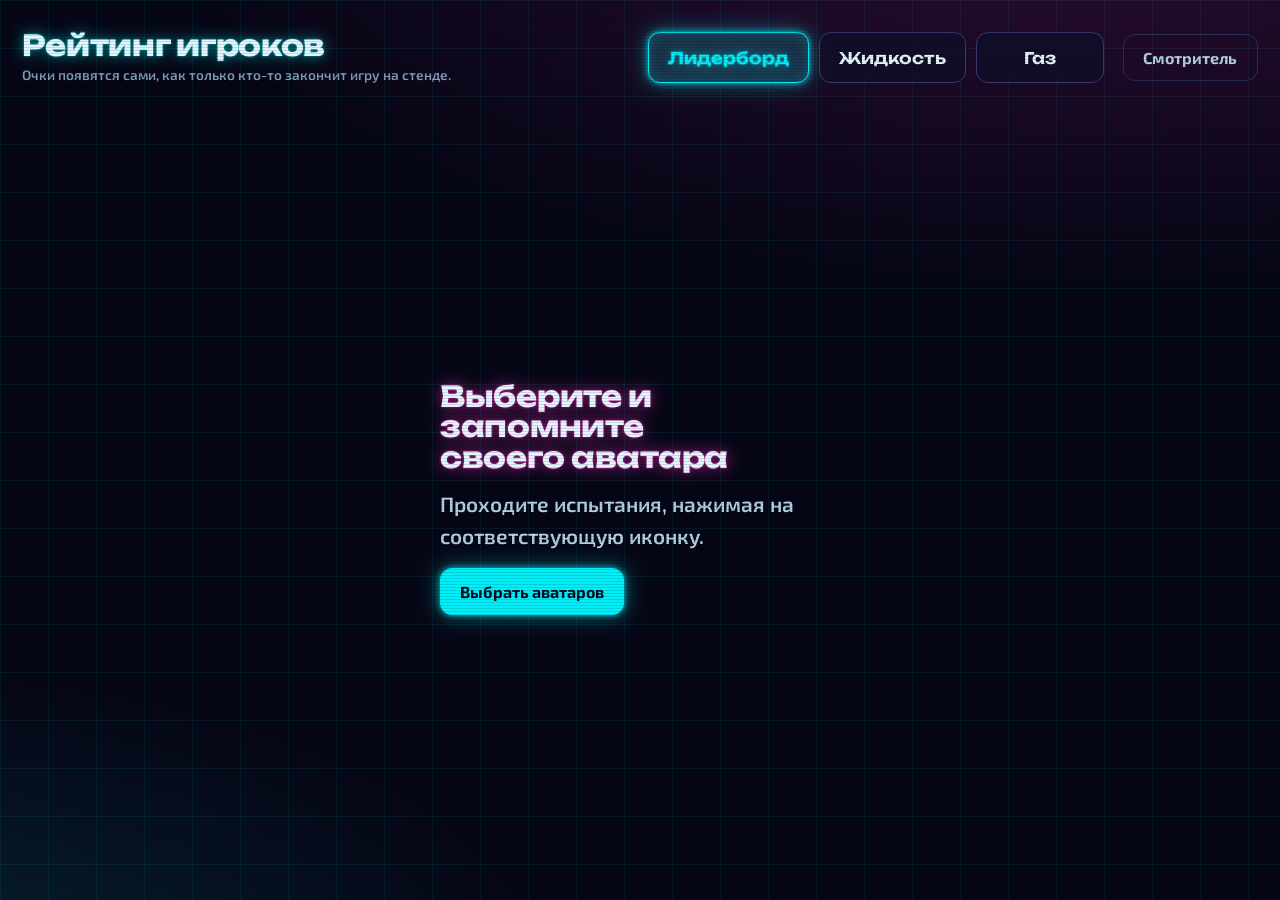
<file: index.html>
<!doctype html>
<html lang="ru">
<head>
<meta charset="utf-8">
<meta name="theme-color" content="#0b0a1a">
<meta name="viewport" content="width=device-width, initial-scale=1, viewport-fit=cover">
<meta name="description" content="Рейтинг игроков в научном музее: баллы со стендов и молекулы в жидкости и газе.">
<title>Рейтинг игроков</title>
<link rel="preconnect" href="https://fonts.googleapis.com">
<link rel="preconnect" href="https://fonts.gstatic.com" crossorigin>
<link href="https://fonts.googleapis.com/css2?family=Exo+2:wght@500;600;700;800&amp;family=Unbounded:wght@600;700&amp;display=swap" rel="stylesheet">
<link rel="stylesheet" href="css/app.css">
</head>
<body>
<noscript><p class="status">Для работы экрана нужен включённый JavaScript.</p></noscript>
<div class="app">
  <header class="bar">
    <div class="bar__title">
      <h1>Рейтинг игроков</h1>
      <p class="bar__sub" id="sub">Очки появляются сами, как только кто-то закончит игру на стенде.</p>
    </div>
    <div class="modes" role="tablist" aria-label="Что показать на экране">
      <button class="btn" role="tab" id="tab-list" aria-controls="view-list" aria-selected="true" data-mode="list">Лидерборд</button>
      <button class="btn" role="tab" id="tab-liquid" aria-controls="view-lab" aria-selected="false" tabindex="-1" data-mode="liquid">Жидкость</button>
      <button class="btn" role="tab" id="tab-gas" aria-controls="view-lab" aria-selected="false" tabindex="-1" data-mode="gas">Газ</button>
    </div>
    <button class="btn btn--quiet" id="keeper-open" type="button">Смотритель</button>
  </header>

  <main class="view" id="view-list" role="tabpanel" aria-labelledby="tab-list">
    <ul class="skeleton" id="loading" aria-label="Загружаю рейтинг"><li></li><li></li><li></li><li></li><li></li><li></li><li></li><li></li><li></li><li></li></ul>
    <ol class="ranks" id="ranks" aria-label="Места" hidden></ol>
    <div class="state" id="empty" hidden>
      <h2>Выберите и запомните своего аватара</h2>
      <p>Проходите испытания, нажимая на соответствующую иконку.</p>
      <a class="btn btn--primary" href="register.html">Выбрать аватаров</a>
    </div>
  </main>

  <main class="view" id="view-lab" role="tabpanel" hidden>
    <div class="lab">
      <div class="vessel" id="vessel"><canvas id="sim" aria-label="Молекулы группы в выбранной среде" role="img"></canvas></div>
      <aside class="note" id="note" aria-live="polite">
        <h2 id="note-title">Жидкость</h2>
        <p id="note-text"></p>
        <p id="note-text-2"></p>
        <ul class="legend" aria-label="Как баллы превращаются в связи">
          <li class="legend__head">Баллы решают, сколько связей держит молекула</li>
          <li><span class="dots" style="--n:1"><i style="--a:0deg"></i></span><span><b>1 связь</b>, как у водорода H</span></li>
          <li><span class="dots"><i style="--a:0deg"></i><i style="--a:180deg"></i></span><span><b>2 связи</b>, как у кислорода O</span></li>
          <li><span class="dots"><i style="--a:0deg"></i><i style="--a:120deg"></i><i style="--a:240deg"></i></span><span><b>3 связи</b>, как у азота N</span></li>
          <li><span class="dots"><i style="--a:0deg"></i><i style="--a:90deg"></i><i style="--a:180deg"></i><i style="--a:270deg"></i></span><span><b>4 связи</b>, как у углерода C: это четверть лидеров</span></li>
        </ul>
      </aside>
    </div>
  </main>
</div>

<p class="status" id="status" role="status" hidden></p>

<dialog class="keeper" id="keeper" aria-labelledby="keeper-title">
  <div class="keeper__head">
    <div>
      <h2 id="keeper-title">Смотритель</h2>
      <p class="keeper__hint" id="keeper-hint">Введите PIN-код</p>
    </div>
    <button class="btn btn--quiet" type="button" data-close>Закрыть</button>
  </div>
  <div id="keeper-pin">
    <div class="pin-dots" id="pin-dots" aria-hidden="true"><i></i><i></i><i></i><i></i></div>
    <div class="keypad" id="keypad">
      <button class="btn" type="button" data-k="1">1</button><button class="btn" type="button" data-k="2">2</button><button class="btn" type="button" data-k="3">3</button>
      <button class="btn" type="button" data-k="4">4</button><button class="btn" type="button" data-k="5">5</button><button class="btn" type="button" data-k="6">6</button>
      <button class="btn" type="button" data-k="7">7</button><button class="btn" type="button" data-k="8">8</button><button class="btn" type="button" data-k="9">9</button>
      <button class="btn btn--small" type="button" data-k="del" aria-label="Стереть цифру">Стереть</button><button class="btn" type="button" data-k="0">0</button><button class="btn btn--primary btn--small" type="button" data-k="ok">Войти</button>
    </div>
  </div>
  <div class="actions" id="keeper-actions" hidden>
    <button class="btn btn--danger" type="button" id="reset">Сбросить лидерборд и аватары</button>
    <a class="btn" href="register.html">Выбор аватаров для группы</a>
    <a class="btn" href="stand.html">Тестовый стенд</a>
    <button class="btn" type="button" id="fullscreen">Во весь экран</button>
    <p class="actions__info" id="backend-info"></p>
  </div>
</dialog>

<script src="sdk/museum-sdk.js"></script>
<script src="js/sim.js"></script>
<script src="js/board.js"></script>
</body>
</html>
</file>
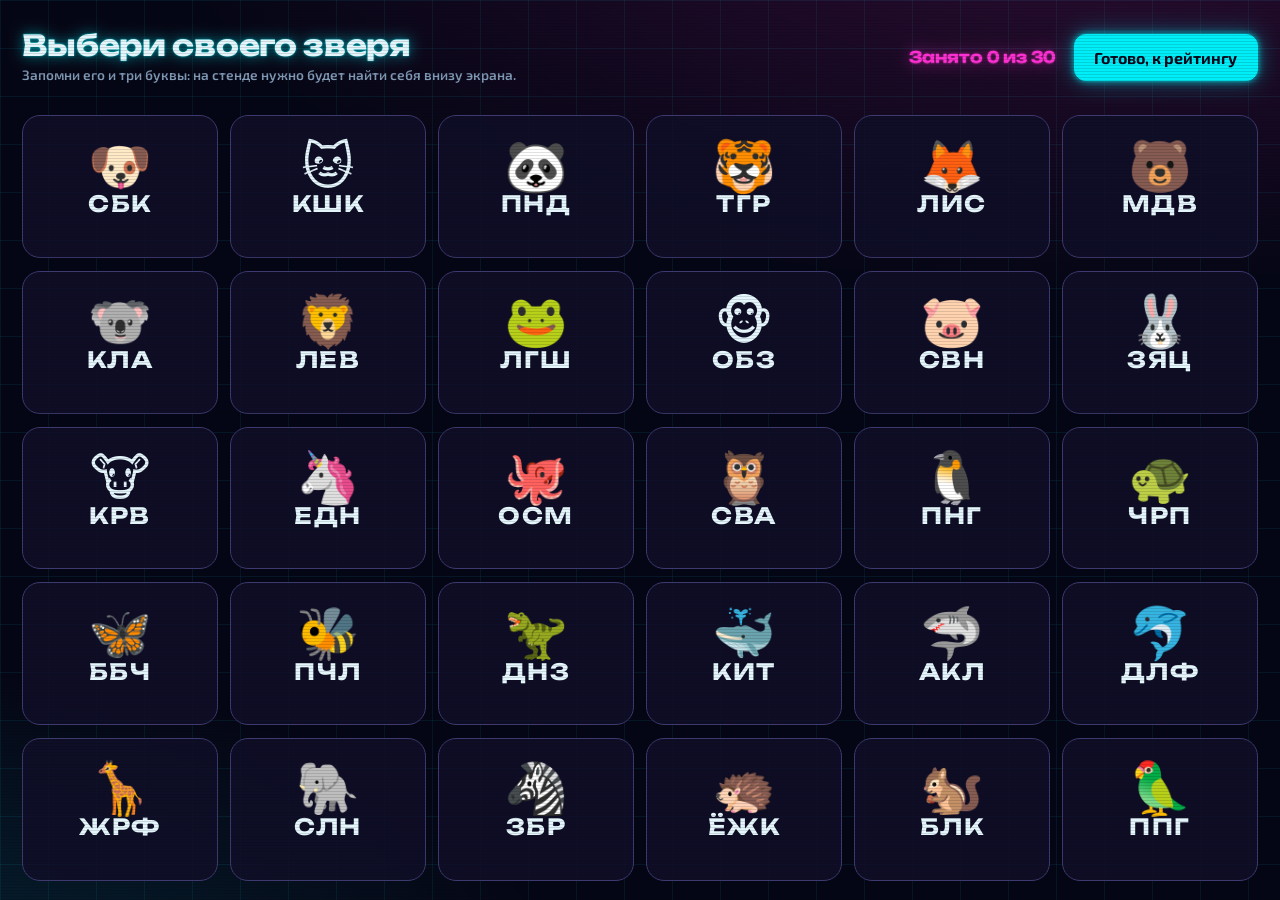
<file: register.html>
<!doctype html>
<html lang="ru">
<head>
<meta charset="utf-8">
<meta name="theme-color" content="#0b0a1a">
<meta name="viewport" content="width=device-width, initial-scale=1, viewport-fit=cover">
<meta name="description" content="Выбор аватаров для группы перед игрой в научном музее.">
<title>Выбор аватаров</title>
<link rel="preconnect" href="https://fonts.googleapis.com">
<link rel="preconnect" href="https://fonts.gstatic.com" crossorigin>
<link href="https://fonts.googleapis.com/css2?family=Exo+2:wght@500;600;700;800&amp;family=Unbounded:wght@600;700&amp;display=swap" rel="stylesheet">
<link rel="stylesheet" href="css/app.css">
</head>
<body>
<noscript><p class="status">Для работы экрана нужен включённый JavaScript.</p></noscript>
<div class="app">
  <header class="bar">
    <div class="bar__title">
      <h1>Выбери своего зверя</h1>
      <p class="bar__sub">Запомни его и три буквы: на стенде нужно будет найти себя внизу экрана.</p>
    </div>
    <p class="count" id="count" aria-live="polite">Занято 0 из 30</p>
    <a class="btn btn--primary" href="index.html">Готово, к рейтингу</a>
  </header>
  <main class="view">
    <ul class="zoo" id="zoo" aria-label="Аватары"></ul>
  </main>
</div>
<p class="status" id="status" role="status" hidden></p>
<script src="sdk/museum-sdk.js"></script>
<script src="js/register.js"></script>
</body>
</html>
</file>
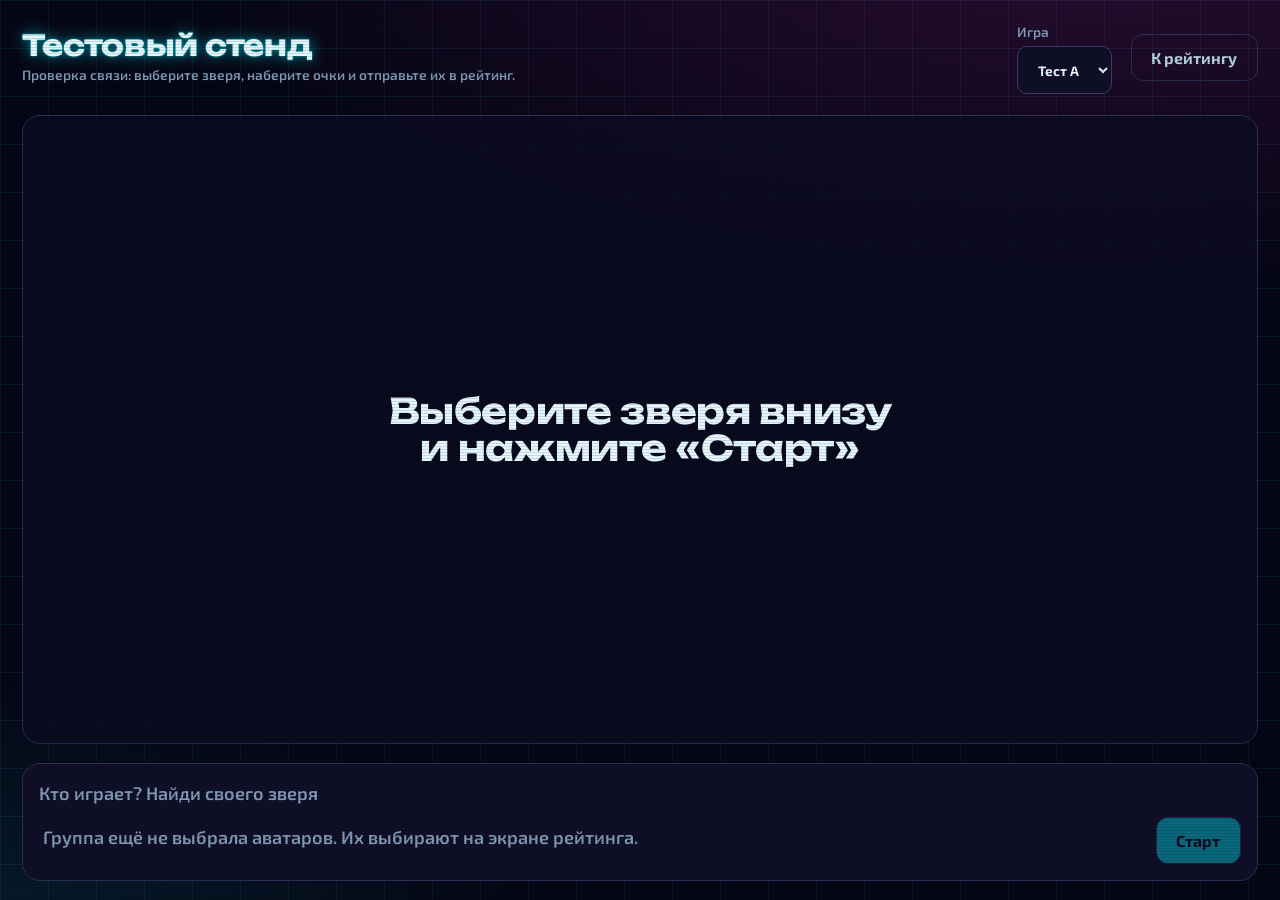
<file: stand.html>
<!doctype html>
<html lang="ru">
<head>
<meta charset="utf-8">
<meta name="theme-color" content="#0b0a1a">
<meta name="viewport" content="width=device-width, initial-scale=1, viewport-fit=cover">
<meta name="description" content="Тестовый стенд для проверки связи с рейтингом музея.">
<title>Тестовый стенд</title>
<link rel="preconnect" href="https://fonts.googleapis.com">
<link rel="preconnect" href="https://fonts.gstatic.com" crossorigin>
<link href="https://fonts.googleapis.com/css2?family=Exo+2:wght@500;600;700;800&amp;family=Unbounded:wght@600;700&amp;display=swap" rel="stylesheet">
<link rel="stylesheet" href="css/app.css">
</head>
<body>
<noscript><p class="status">Для работы экрана нужен включённый JavaScript.</p></noscript>
<div class="app">
  <header class="bar">
    <div class="bar__title">
      <h1>Тестовый стенд</h1>
      <p class="bar__sub">Проверка связи: выберите зверя, наберите очки и отправьте их в рейтинг.</p>
    </div>
    <label class="field">Игра
      <select id="game">
        <option value="test-a">Тест А</option>
        <option value="test-b">Тест Б</option>
        <option value="test-c">Тест В</option>
      </select>
    </label>
    <a class="btn btn--quiet" href="index.html">К рейтингу</a>
  </header>
  <main class="view stand">
    <section class="stand__play" id="play" aria-live="polite">
      <h2 id="play-title">Выберите зверя внизу и нажмите «Старт»</h2>
      <p class="stand__score" id="score" hidden>0</p>
      <div class="stand__row" id="gain" hidden>
        <button class="btn" type="button" data-p="10">+10</button>
        <button class="btn" type="button" data-p="50">+50</button>
        <button class="btn" type="button" data-p="100">+100</button>
        <button class="btn" type="button" data-p="rnd">Случайно</button>
      </div>
      <button class="btn btn--primary" type="button" id="finish" hidden>Закончить и отправить</button>
    </section>
    <footer class="stand__foot">
      <div id="picker"></div>
      <button class="btn btn--primary" type="button" id="start" disabled>Старт</button>
    </footer>
  </main>
</div>
<p class="status" id="status" role="status" hidden></p>
<script src="sdk/museum-sdk.js"></script>
<script src="js/stand.js"></script>
</body>
</html>
</file>
<file: css/app.css>
/* Hallmark · shape: app screen · genre: atmospheric (by request: dark, neon, cyberpunk glow) · theme: custom neon on night glass, derived from the Hum build by request
 * nav: one top bar with three neon mode tabs and a quiet keeper button · signature: the players as glowing molecules, ring colour and bond count set by score, bonding in water and colliding in gas · states: loading, empty, offline, full
 * axes: dark/techno-display/neon-tri · posture: glow on state only · contrast: pass · v2.0.0 */
/* waive 39b: avatar tiles are kiosk touch targets for children, sized to the grid on purpose
 * answered F4: the three mode tabs are tabs, not primary actions; one cyan primary per screen
 * answered F6: .state, .status carry no figures */
/* Hallmark · pre-emit critique: P4 H4 E4 S5 R4 V4 · weakest: glow can smear legibility, so text glows stay tight and only state (rank, selection, bonds) carries the strong halo */
@import url("../tokens.css");
@import url("../base.css");

:root {
  color-scheme: dark;
  /* night glass */
  --color-paper: oklch(13% 0.035 278);
  --color-paper-2: oklch(17% 0.045 280);
  --color-paper-3: oklch(21% 0.05 282);
  --color-card: oklch(18.5% 0.05 282);
  --color-ink: oklch(96% 0.02 220);
  --color-ink-2: oklch(84% 0.04 230);
  --color-muted: oklch(68% 0.05 250);
  --color-rule: oklch(32% 0.07 280);
  --color-edge: oklch(38% 0.09 285);
  --color-fringe: oklch(92% 0.12 200);
  /* neon */
  --neon-cyan: oklch(86% 0.15 200);
  --neon-magenta: oklch(70% 0.28 340);
  --neon-yellow: oklch(92% 0.19 105);
  --neon-lime: oklch(88% 0.22 145);
  --color-accent: var(--neon-cyan);
  --color-accent-deep: oklch(62% 0.13 205);
  --color-accent-ink: oklch(15% 0.04 278);
  --color-accent-2: var(--neon-cyan);
  --color-accent-3: var(--neon-magenta);
  --color-mint: var(--neon-lime);
  --color-focus: var(--neon-yellow);
  --color-error: oklch(72% 0.22 18);
  --color-water: oklch(30% 0.09 225);
  --color-water-deep: oklch(19% 0.07 245);
  --color-danger: var(--neon-magenta);
  /* valence colours: score sets the ring */
  --v1: var(--neon-cyan); --v2: var(--neon-lime); --v3: var(--neon-yellow); --v4: var(--neon-magenta);
  --glow-cyan: 0 0 6px color-mix(in oklab, var(--neon-cyan) 80%, transparent), 0 0 22px color-mix(in oklab, var(--neon-cyan) 45%, transparent);
  --glow-magenta: 0 0 6px color-mix(in oklab, var(--neon-magenta) 85%, transparent), 0 0 24px color-mix(in oklab, var(--neon-magenta) 50%, transparent);
  --glow-yellow: 0 0 6px color-mix(in oklab, var(--neon-yellow) 85%, transparent), 0 0 26px color-mix(in oklab, var(--neon-yellow) 45%, transparent);
  --glow-text-cyan: 0 0 2px color-mix(in oklab, var(--neon-cyan) 90%, transparent), 0 0 14px color-mix(in oklab, var(--neon-cyan) 60%, transparent);
  --glow-text-magenta: 0 0 2px color-mix(in oklab, var(--neon-magenta) 90%, transparent), 0 0 16px color-mix(in oklab, var(--neon-magenta) 60%, transparent);
  --glow-text-yellow: 0 0 2px color-mix(in oklab, var(--neon-yellow) 90%, transparent), 0 0 16px color-mix(in oklab, var(--neon-yellow) 55%, transparent);
  /* type */
  --font-display: "Unbounded", ui-sans-serif, system-ui, sans-serif;
  --font-body: "Exo 2", ui-sans-serif, system-ui, sans-serif;
  --display-weight: 700;
  --tracking-display: -0.01em;
  --radius-card: 18px; --radius-stock: 12px; --radius-input: 10px;
  --shadow-card: 0 18px 40px -20px oklch(5% 0.03 280 / 0.9);
  --grain: none; --fibre: none;
  --grid-line: color-mix(in oklab, var(--neon-cyan) 7%, transparent);
  --scan-line: color-mix(in oklab, oklch(5% 0.02 280) 22%, transparent);
  /* kiosk scale */
  --k-unit: clamp(16px, 0.55vw + 0.6vh, 26px);
  --k-title: calc(var(--k-unit) * 1.8);
  --k-big: calc(var(--k-unit) * 1.3);
  --k-body: calc(var(--k-unit) * 1);
  --k-small: calc(var(--k-unit) * 0.85);
  --k-bar: calc(var(--k-unit) * 5.2);
}

html { font-size: var(--k-body); background: var(--color-paper); }
body {
  position: relative;
  min-height: 100dvh;
  background:
    radial-gradient(120% 70% at 85% -10%, color-mix(in oklab, var(--neon-magenta) 16%, transparent), transparent 60%),
    radial-gradient(90% 60% at -10% 110%, color-mix(in oklab, var(--neon-cyan) 13%, transparent), transparent 60%),
    linear-gradient(var(--grid-line) 1px, transparent 1px) 0 0 / 48px 48px,
    linear-gradient(90deg, var(--grid-line) 1px, transparent 1px) 0 0 / 48px 48px,
    var(--color-paper);
  font-size: var(--k-body);
  font-weight: 600;
  -webkit-user-select: none; user-select: none;
  -webkit-tap-highlight-color: transparent;
  touch-action: manipulation;
}
/* scanlines over everything, static */
body::after {
  content: ""; position: fixed; inset: 0; pointer-events: none; z-index: var(--z-tooltip);
  background: repeating-linear-gradient(to bottom, transparent 0 2px, var(--scan-line) 2px 3px);
  mix-blend-mode: multiply; opacity: 0.55;
}
::selection { background: color-mix(in oklab, var(--neon-magenta) 40%, transparent); color: var(--color-ink); }

.app { display: grid; grid-template-rows: auto minmax(0, 1fr); height: 100dvh; max-width: 2400px; margin-inline: auto; padding: calc(var(--k-unit) * 1) calc(var(--k-unit) * 1.4) calc(var(--k-unit) * 1.2); gap: calc(var(--k-unit) * 1); }

/* ---------- top bar ---------- */
.bar { display: flex; align-items: center; gap: calc(var(--k-unit) * 1.2); min-height: var(--k-bar); flex-wrap: wrap; }
.bar__title { display: grid; gap: var(--space-2xs); margin-right: auto; min-width: 0; }
.bar h1 { font-size: var(--k-title); max-width: none; color: var(--color-ink); text-shadow: var(--glow-text-cyan); }
.bar__sub { font-size: var(--k-small); font-weight: 600; color: var(--color-muted); }

/* ---------- neon controls ---------- */
.btn {
  display: inline-flex; align-items: center; justify-content: center; gap: var(--space-xs);
  min-height: calc(var(--k-unit) * 2.9); padding: 0 calc(var(--k-unit) * 1.2);
  border: 1.5px solid var(--color-edge); border-radius: var(--radius-stock);
  background: color-mix(in oklab, var(--color-card) 85%, transparent); color: var(--color-ink);
  font: 700 var(--k-body)/1 var(--font-body); text-decoration: none; white-space: nowrap; cursor: pointer;
  transition: translate var(--dur-micro) var(--ease-snap), box-shadow var(--dur-short) var(--ease-snap), border-color var(--dur-short) linear, background-color var(--dur-short) linear, color var(--dur-short) linear;
}
.btn:hover { border-color: var(--neon-cyan); box-shadow: var(--glow-cyan); }
.btn:active { translate: 0 2px; }
.btn:focus-visible { outline: 3px solid var(--color-focus); outline-offset: 3px; }
.btn:disabled, .btn[aria-disabled="true"] { opacity: 0.4; cursor: not-allowed; translate: none; box-shadow: none; border-color: var(--color-edge); }
.btn[aria-busy="true"] { cursor: progress; }
.btn--primary { background: var(--neon-cyan); border-color: var(--neon-cyan); color: var(--color-accent-ink); box-shadow: var(--glow-cyan); }
.btn--primary:hover { background: color-mix(in oklab, var(--neon-cyan) 85%, white); }
.btn--danger { background: color-mix(in oklab, var(--neon-magenta) 18%, var(--color-card)); border-color: var(--neon-magenta); color: var(--color-ink); box-shadow: var(--glow-magenta); }
.btn--danger:hover { border-color: var(--neon-magenta); box-shadow: var(--glow-magenta), inset 0 0 18px color-mix(in oklab, var(--neon-magenta) 35%, transparent); }
.btn--quiet { background: transparent; border-color: var(--color-rule); color: var(--color-ink-2); }

/* mode tabs */
.modes { display: flex; gap: calc(var(--k-unit) * 0.6); padding: 0; margin: 0; }
.modes .btn { min-width: calc(var(--k-unit) * 8); font-size: var(--k-big); min-height: calc(var(--k-unit) * 3.2); font-family: var(--font-display); font-weight: 600; font-size: var(--k-body); }
.modes .btn[aria-selected="true"] { background: color-mix(in oklab, var(--neon-cyan) 16%, var(--color-card)); border-color: var(--neon-cyan); color: var(--neon-cyan); text-shadow: var(--glow-text-cyan); box-shadow: var(--glow-cyan), inset 0 0 16px color-mix(in oklab, var(--neon-cyan) 25%, transparent); }

/* ---------- views ---------- */
.view { min-height: 0; position: relative; }

/* leaderboard */
.ranks {
  --rows: 10;
  list-style: none; margin: 0; padding: 0; height: 100%;
  display: grid; grid-auto-flow: column; grid-template-rows: repeat(var(--rows), minmax(0, 1fr));
  grid-template-columns: repeat(var(--cols, 1), minmax(0, 1fr));
  column-gap: calc(var(--k-unit) * 1.4); row-gap: calc(var(--k-unit) * 0.45);
}
.rank {
  --c: var(--color-edge);
  display: grid; grid-template-columns: calc(var(--k-unit) * 2.6) auto minmax(0, 1fr) auto; align-items: center;
  gap: calc(var(--k-unit) * 0.8); min-height: 0; padding: 0 calc(var(--k-unit) * 1) 0 calc(var(--k-unit) * 0.6);
  border-radius: var(--radius-stock);
  background: linear-gradient(90deg, color-mix(in oklab, var(--c) 10%, var(--color-card)), color-mix(in oklab, var(--color-card) 80%, transparent) 55%);
  border: 1.5px solid color-mix(in oklab, var(--c) 70%, transparent);
  will-change: transform;
}
.rank__pos { font-family: var(--font-display); font-size: var(--k-body); font-weight: 600; color: var(--color-muted); text-align: center; font-variant-numeric: tabular-nums; }
.rank__disc {
  display: grid; place-items: center; aspect-ratio: 1; height: min(calc(var(--k-unit) * 3.2), 86%);
  border-radius: 50%; background: var(--color-paper);
  border: 2px solid var(--c);
  font-size: min(calc(var(--k-unit) * 2), 3.6vh); line-height: 1;
}
.rank__code { font-family: var(--font-display); font-size: min(calc(var(--k-unit) * 1.75), 3.8vh); font-weight: 700; letter-spacing: 0.06em; color: var(--color-ink); overflow-wrap: break-word; min-width: 0; }
.rank__score { position: relative; font-family: var(--font-display); font-size: min(calc(var(--k-unit) * 1.8), 4vh); font-weight: 700; font-variant-numeric: tabular-nums; color: var(--neon-cyan); text-shadow: var(--glow-text-cyan); }
.rank__plus {
  position: absolute; right: 0; bottom: 100%; padding: var(--space-3xs) var(--space-xs); border-radius: var(--radius-pill);
  background: var(--neon-lime); color: var(--color-accent-ink); font-family: var(--font-body); font-size: var(--k-small); font-weight: 800; white-space: nowrap; text-shadow: none;
  box-shadow: 0 0 14px color-mix(in oklab, var(--neon-lime) 70%, transparent);
  opacity: 0; translate: 0 6px; transition: opacity var(--dur-short) var(--ease-snap), translate var(--dur-short) var(--ease-snap);
}
.rank.is-bumped { animation: flare 1.4s var(--ease-out); }
.rank.is-bumped .rank__plus { opacity: 1; translate: 0 -2px; }
@keyframes flare { 0% { box-shadow: 0 0 0 0 transparent; } 15% { box-shadow: 0 0 34px color-mix(in oklab, var(--neon-lime) 55%, transparent); } 100% { box-shadow: 0 0 0 0 transparent; } }
.rank[data-pos="1"] { --c: var(--neon-yellow); box-shadow: var(--glow-yellow); }
.rank[data-pos="1"] .rank__pos, .rank[data-pos="1"] .rank__score { color: var(--neon-yellow); text-shadow: var(--glow-text-yellow); }
.rank[data-pos="2"] { --c: var(--neon-cyan); box-shadow: 0 0 16px color-mix(in oklab, var(--neon-cyan) 30%, transparent); }
.rank[data-pos="2"] .rank__pos { color: var(--neon-cyan); }
.rank[data-pos="3"] { --c: var(--neon-magenta); box-shadow: 0 0 16px color-mix(in oklab, var(--neon-magenta) 32%, transparent); }
.rank[data-pos="3"] .rank__pos, .rank[data-pos="3"] .rank__score { color: var(--neon-magenta); text-shadow: var(--glow-text-magenta); }
.rank.is-zero .rank__score { color: var(--color-muted); text-shadow: none; }

/* empty and loading */
.state { display: grid; place-content: center; justify-items: start; gap: calc(var(--k-unit) * 1); height: 100%; max-width: 40ch; margin-inline: auto; }
.state h2 { font-size: var(--k-title); max-width: 18ch; text-shadow: var(--glow-text-magenta); }
.state p { font-size: var(--k-big); color: var(--color-ink-2); }
.skeleton { list-style: none; margin: 0; padding: 0; display: grid; gap: calc(var(--k-unit) * 0.45); height: 100%; grid-template-rows: repeat(10, minmax(0, 1fr)); }
.skeleton li { border-radius: var(--radius-stock); border: 1.5px solid var(--color-rule); background: var(--color-paper-2); animation: breathe 1.4s var(--ease-in-out) infinite alternate; }
@keyframes breathe { from { opacity: 0.45; } to { opacity: 1; } }

/* ---------- the vessel ---------- */
.lab { display: grid; grid-template-columns: minmax(0, 1fr) clamp(300px, 24vw, 520px); gap: calc(var(--k-unit) * 1.4); height: 100%; }
.vessel {
  position: relative; min-height: 0; border-radius: var(--radius-card); overflow: hidden;
  background: color-mix(in oklab, var(--color-paper) 70%, transparent);
  border: 1.5px solid color-mix(in oklab, var(--neon-cyan) 45%, transparent);
  box-shadow: 0 0 22px color-mix(in oklab, var(--neon-cyan) 20%, transparent), inset 0 0 60px color-mix(in oklab, var(--neon-cyan) 8%, transparent);
}
.vessel canvas { position: absolute; inset: 0; width: 100%; height: 100%; display: block; }

.note {
  position: relative; align-self: start; display: grid; gap: calc(var(--k-unit) * 0.9);
  padding: calc(var(--k-unit) * 1.6) calc(var(--k-unit) * 1.5) calc(var(--k-unit) * 1.8);
  filter: drop-shadow(0 0 1px var(--neon-magenta)) drop-shadow(0 0 14px color-mix(in oklab, var(--neon-magenta) 40%, transparent));
}
.note::before {
  content: ""; position: absolute; inset: 0; z-index: -1;
  background: linear-gradient(160deg, var(--color-paper-3), var(--color-card));
  clip-path: polygon(0 0, calc(100% - 28px) 0, 100% 28px, 100% 100%, 28px 100%, 0 calc(100% - 28px));
}
.note h2 { font-size: var(--k-title); color: var(--neon-magenta); text-shadow: var(--glow-text-magenta); }
.note p { font-size: var(--k-body); line-height: 1.55; font-weight: 500; color: var(--color-ink-2); }
.note mark { background: none; color: var(--neon-yellow); text-shadow: var(--glow-text-yellow); font-weight: 700; }
.legend { display: grid; gap: calc(var(--k-unit) * 0.5); margin: calc(var(--k-unit) * 0.4) 0 0; padding: calc(var(--k-unit) * 0.9) 0 0; border-top: 1px dashed var(--color-edge); list-style: none; }
.legend li.legend__head { display: block; font-size: var(--k-small); color: var(--color-muted); }
.legend li { display: grid; grid-template-columns: calc(var(--k-unit) * 3.6) minmax(0, 1fr); align-items: center; gap: calc(var(--k-unit) * 0.6); font-size: var(--k-small); color: var(--color-ink-2); }
.legend b { font-weight: 800; color: var(--vc, var(--color-ink)); }
.legend li:nth-child(2) { --vc: var(--v1); } .legend li:nth-child(3) { --vc: var(--v2); } .legend li:nth-child(4) { --vc: var(--v3); } .legend li:nth-child(5) { --vc: var(--v4); }
.dots { position: relative; width: calc(var(--k-unit) * 2.4); aspect-ratio: 1; border-radius: 50%; background: var(--color-paper); border: 2px solid var(--vc); box-shadow: 0 0 10px color-mix(in oklab, var(--vc) 55%, transparent); justify-self: center; }
.dots i { position: absolute; left: 50%; top: 50%; width: 8px; height: 8px; margin: calc(var(--space-2xs) * -1); border-radius: 50%; background: var(--vc); box-shadow: 0 0 6px var(--vc); transform: rotate(var(--a)) translateY(calc(var(--k-unit) * -1.2)); }

/* ---------- status toast ---------- */
.status {
  position: fixed; left: 50%; bottom: calc(var(--k-unit) * 1); translate: -50% 0; z-index: var(--z-toast);
  padding: calc(var(--k-unit) * 0.6) calc(var(--k-unit) * 1.2); border-radius: var(--radius-pill);
  background: var(--color-card); color: var(--color-ink); border: 1.5px solid var(--neon-magenta); box-shadow: var(--glow-magenta); font-size: var(--k-small);
}

/* ---------- keeper dialog ---------- */
dialog.keeper {
  width: min(92vw, 560px); padding: calc(var(--k-unit) * 1.6); border: 1.5px solid var(--neon-cyan); border-radius: var(--radius-card);
  background: var(--color-card); color: var(--color-ink);
  box-shadow: var(--glow-cyan), var(--shadow-card);
}
dialog.keeper::backdrop { background: color-mix(in oklab, var(--color-paper) 75%, transparent); backdrop-filter: blur(4px); }
.keeper h2 { font-size: var(--k-title); text-shadow: var(--glow-text-cyan); }
.keeper__head { display: flex; align-items: start; justify-content: space-between; gap: var(--space-md); margin-bottom: calc(var(--k-unit) * 1); }
.keeper__hint { font-size: var(--k-small); color: var(--color-muted); min-height: 1.5em; }
.keeper__hint.is-error { color: var(--color-error); }
.pin-dots { display: flex; gap: calc(var(--k-unit) * 0.8); justify-content: center; margin: calc(var(--k-unit) * 0.8) 0 calc(var(--k-unit) * 0.4); }
.pin-dots i { width: calc(var(--k-unit) * 1.1); aspect-ratio: 1; border-radius: 50%; border: 2px solid var(--color-edge); transition: background-color var(--dur-micro) linear, box-shadow var(--dur-micro) linear, border-color var(--dur-micro) linear; }
.pin-dots i.on { background: var(--neon-cyan); border-color: var(--neon-cyan); box-shadow: var(--glow-cyan); }
.pin-dots.is-shake { animation: shake 360ms var(--ease-snap); }
@keyframes shake { 20% { transform: translateX(-10px); } 40% { transform: translateX(9px); } 60% { transform: translateX(-6px); } 80% { transform: translateX(3px); } }
.keypad { display: grid; grid-template-columns: repeat(3, minmax(0, 1fr)); gap: calc(var(--k-unit) * 0.7); margin-top: calc(var(--k-unit) * 0.8); }
.keypad .btn { min-height: calc(var(--k-unit) * 3.6); font-family: var(--font-display); font-size: var(--k-title); font-weight: 600; }
.keypad .btn--small { font-family: var(--font-body); font-size: var(--k-body); }
.actions { display: grid; gap: calc(var(--k-unit) * 0.8); }
.actions .btn { justify-content: flex-start; min-height: calc(var(--k-unit) * 3.4); font-size: var(--k-big); }
.actions__info { font-size: var(--k-small); color: var(--color-muted); padding-top: calc(var(--k-unit) * 0.4); }

/* ---------- registration ---------- */
.zoo { list-style: none; margin: 0; padding: 0; display: grid; grid-template-columns: repeat(6, minmax(0, 1fr)); grid-template-rows: repeat(5, minmax(0, 1fr)); gap: calc(var(--k-unit) * 0.8); height: 100%; }
.zoo .btn { width: 100%; height: 100%; flex-direction: column; gap: calc(var(--k-unit) * 0.2); padding: calc(var(--k-unit) * 0.4); border-radius: var(--radius-card); }
.zoo .e { font-size: min(calc(var(--k-unit) * 3.2), 7vh); line-height: 1.05; }
.zoo .c { font-family: var(--font-display); font-size: min(calc(var(--k-unit) * 1.4), 3vh); font-weight: 700; letter-spacing: 0.06em; }
.zoo .t { font-size: var(--k-small); font-weight: 700; min-height: 1.3em; color: var(--color-muted); }
.zoo .btn[aria-pressed="true"] { background: color-mix(in oklab, var(--neon-magenta) 14%, var(--color-card)); border-color: var(--neon-magenta); box-shadow: var(--glow-magenta), inset 0 0 22px color-mix(in oklab, var(--neon-magenta) 22%, transparent); }
.zoo .btn[aria-pressed="true"] .c { color: var(--neon-magenta); text-shadow: var(--glow-text-magenta); }
.zoo .btn[aria-pressed="true"] .t { color: var(--color-ink-2); }
.zoo .btn.is-asking .t { color: var(--neon-yellow); }
.count { font-family: var(--font-display); font-size: var(--k-body); font-weight: 600; font-variant-numeric: tabular-nums; color: var(--neon-magenta); text-shadow: var(--glow-text-magenta); }

/* ---------- test stand ---------- */
.stand { display: grid; grid-template-rows: minmax(0, 1fr) auto; gap: calc(var(--k-unit) * 1.2); height: 100%; }
.stand__play { display: grid; place-content: center; justify-items: center; gap: calc(var(--k-unit) * 1.2); text-align: center; border-radius: var(--radius-card); background: color-mix(in oklab, var(--color-paper-2) 80%, transparent); border: 1.5px solid var(--color-rule); padding: var(--space-xl); }
.stand__play h2 { font-size: calc(var(--k-unit) * 2.2); max-width: 22ch; }
.stand__score { font-family: var(--font-display); font-size: calc(var(--k-unit) * 4.5); font-weight: 700; font-variant-numeric: tabular-nums; line-height: 1; color: var(--neon-cyan); text-shadow: var(--glow-text-cyan); }
.stand__row { display: flex; gap: calc(var(--k-unit) * 0.8); flex-wrap: wrap; justify-content: center; }
.stand__foot { display: grid; grid-template-columns: minmax(0, 1fr) auto; align-items: end; gap: calc(var(--k-unit) * 1.2); padding: calc(var(--k-unit) * 1); border-radius: var(--radius-card); background: var(--color-card); border: 1.5px solid var(--color-rule); }
.field { display: grid; gap: var(--space-2xs); font-size: var(--k-small); color: var(--color-muted); }
.field select { min-height: 48px; padding: 0 var(--space-md); border-radius: var(--radius-input); border: 1.5px solid var(--color-edge); background: var(--color-card); color: var(--color-ink); font-weight: 700; }
.field select:focus-visible { outline: 3px solid var(--color-focus); outline-offset: 2px; }

@media (max-width: 70rem) {
  .app { height: auto; min-height: 100dvh; }
  .view { min-height: 75dvh; }
  .lab { grid-template-columns: minmax(0, 1fr); grid-template-rows: 60dvh auto; }
  .note { align-self: stretch; }
  .zoo { grid-template-columns: repeat(5, minmax(0, 1fr)); grid-template-rows: repeat(6, minmax(0, 1fr)); }
}
@media (max-width: 40rem) {
  .modes { width: 100%; }
  .modes .btn { flex: 1 1 0; min-width: 0; padding: 0 var(--space-xs); font-size: var(--k-small); }
  .bar h1 { font-size: var(--k-big); }
}
@media (prefers-reduced-motion: reduce) {
  .skeleton li { animation: none; }
  .pin-dots.is-shake { animation: none; }
  .rank.is-bumped { animation: none; }
  .rank { will-change: auto; }
}
</file>
